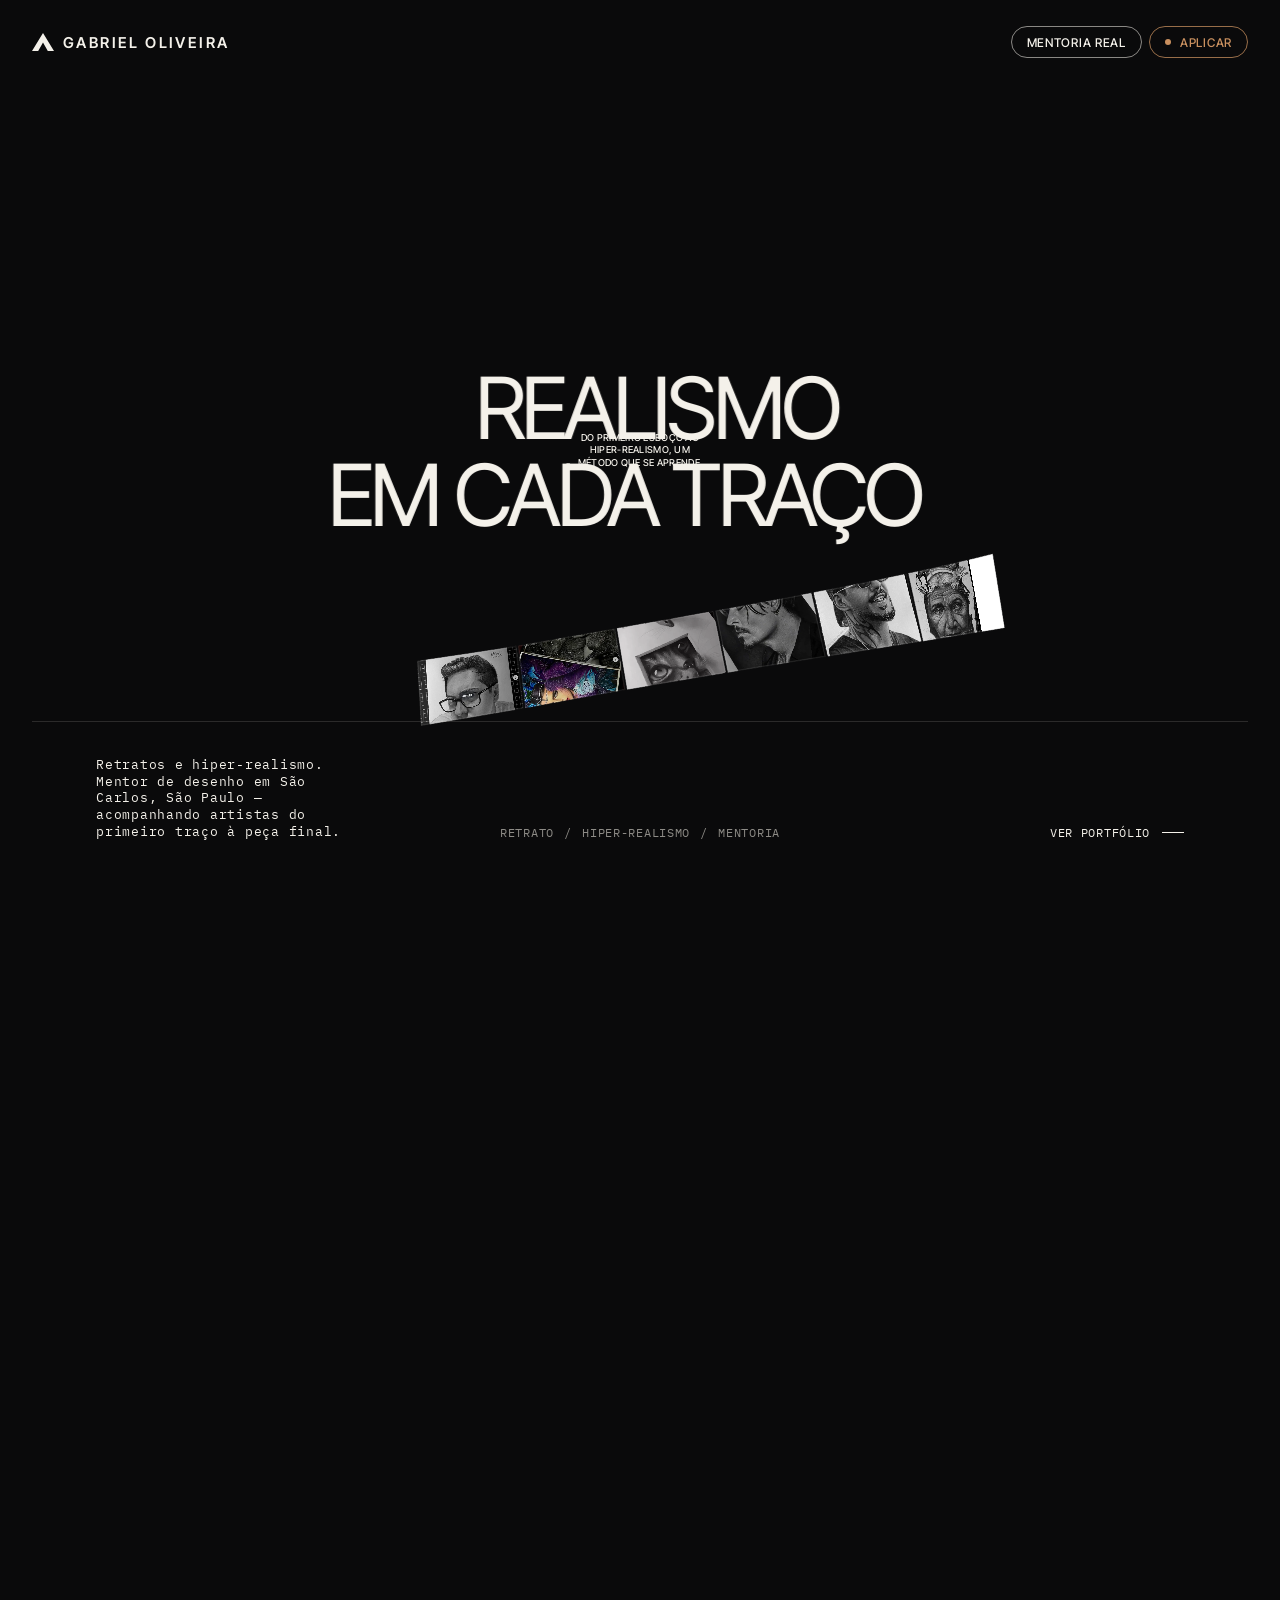
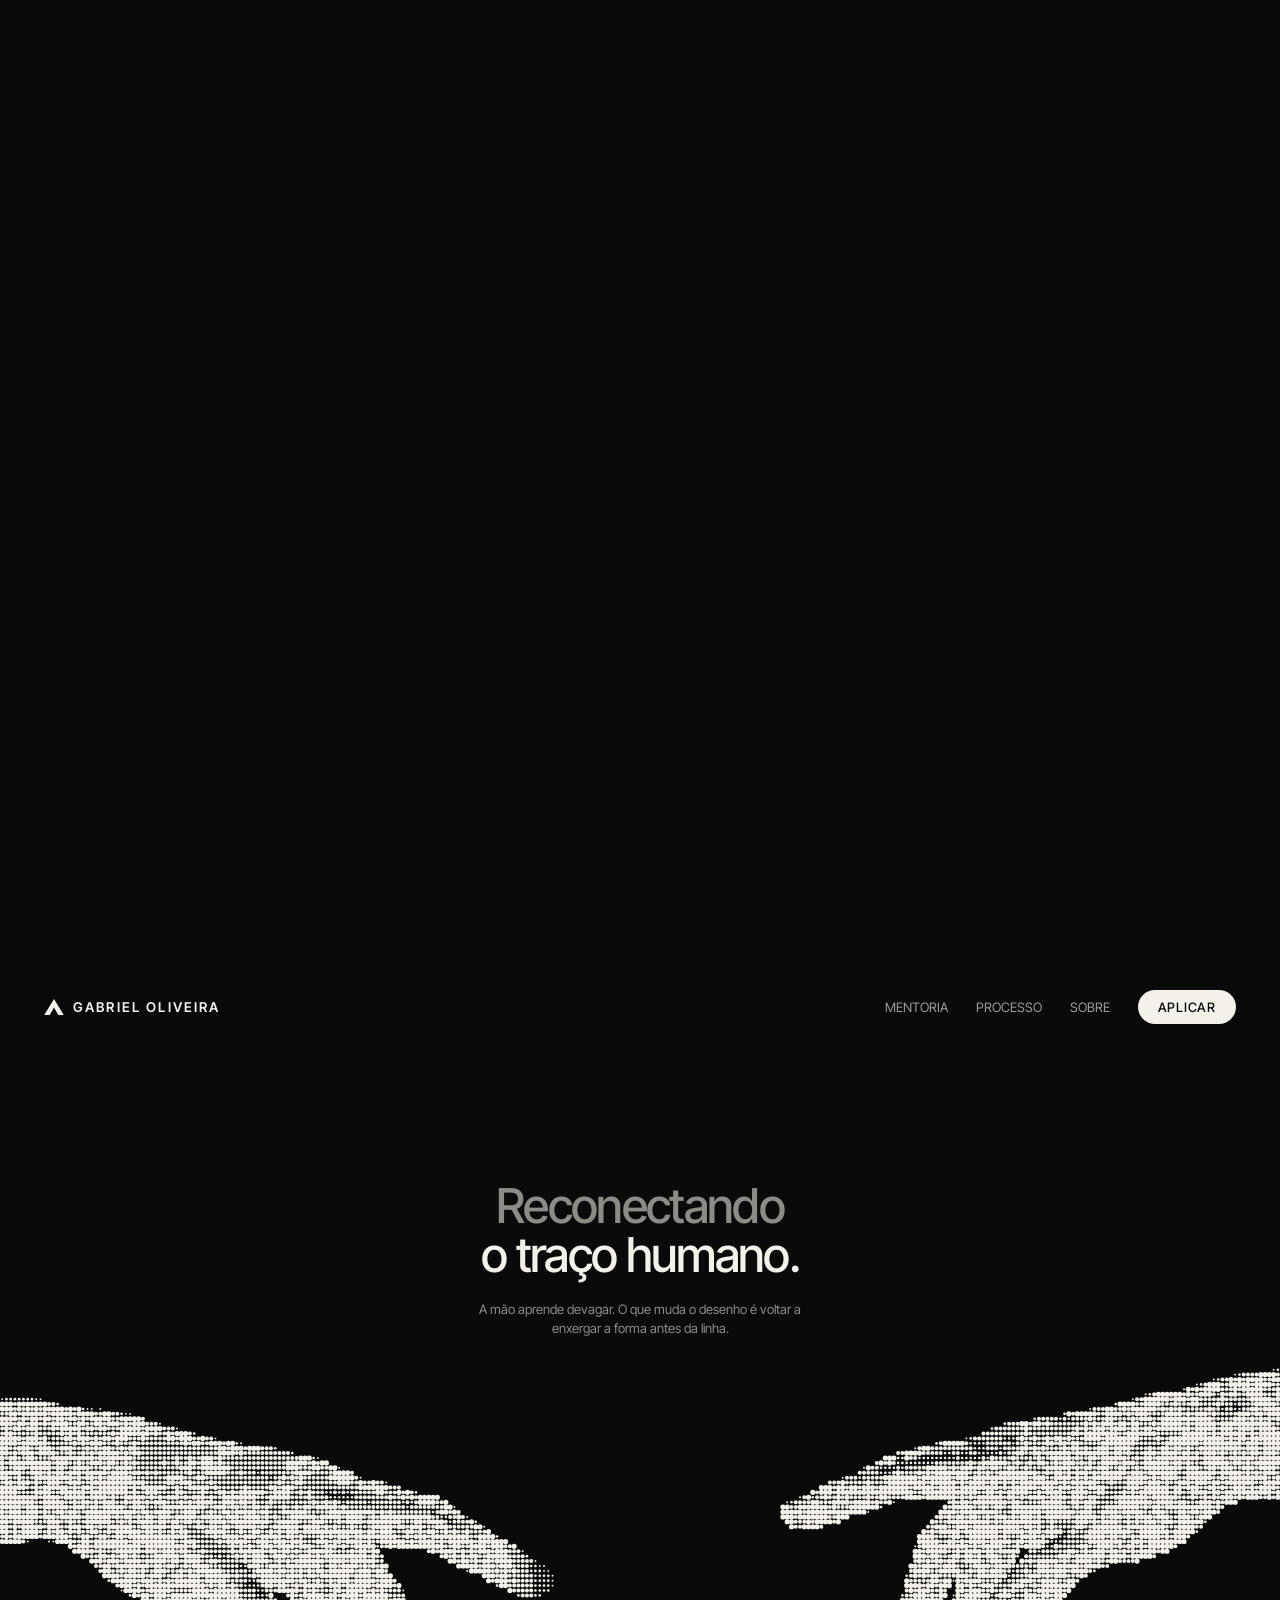
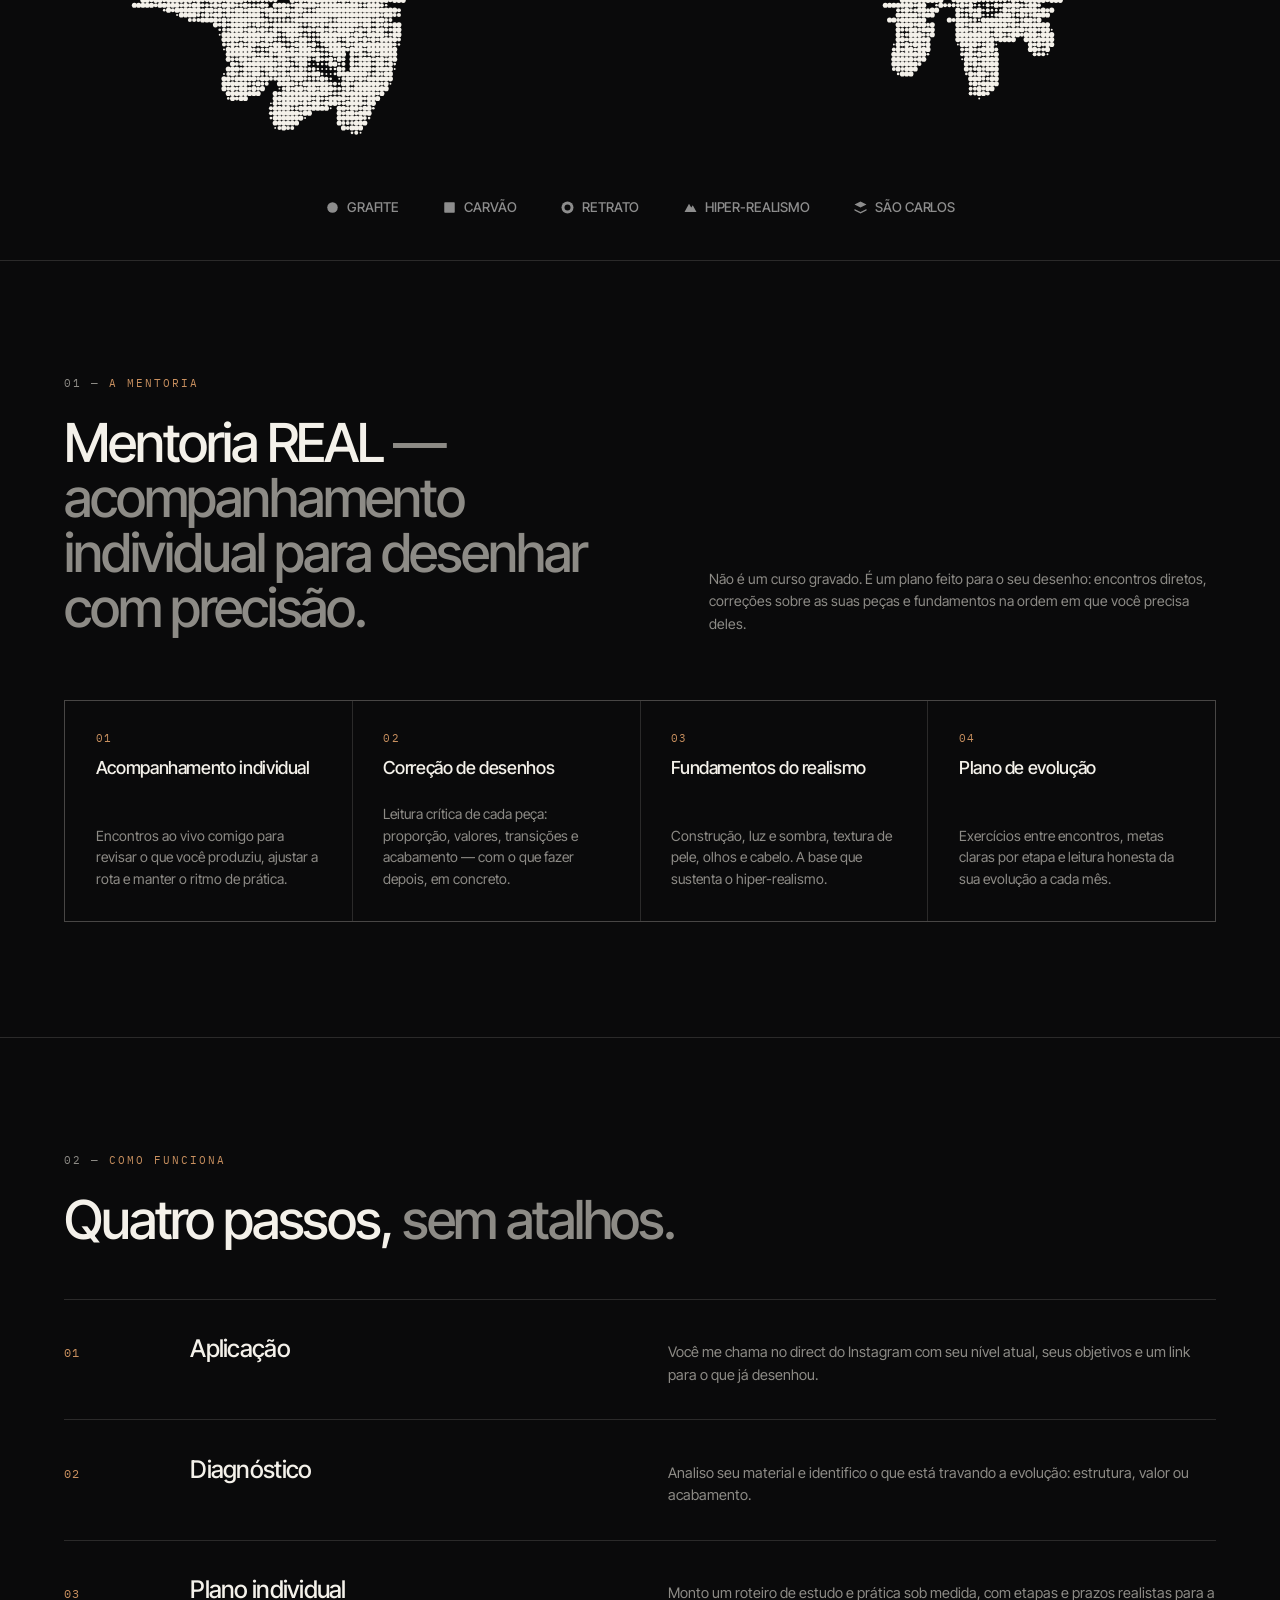
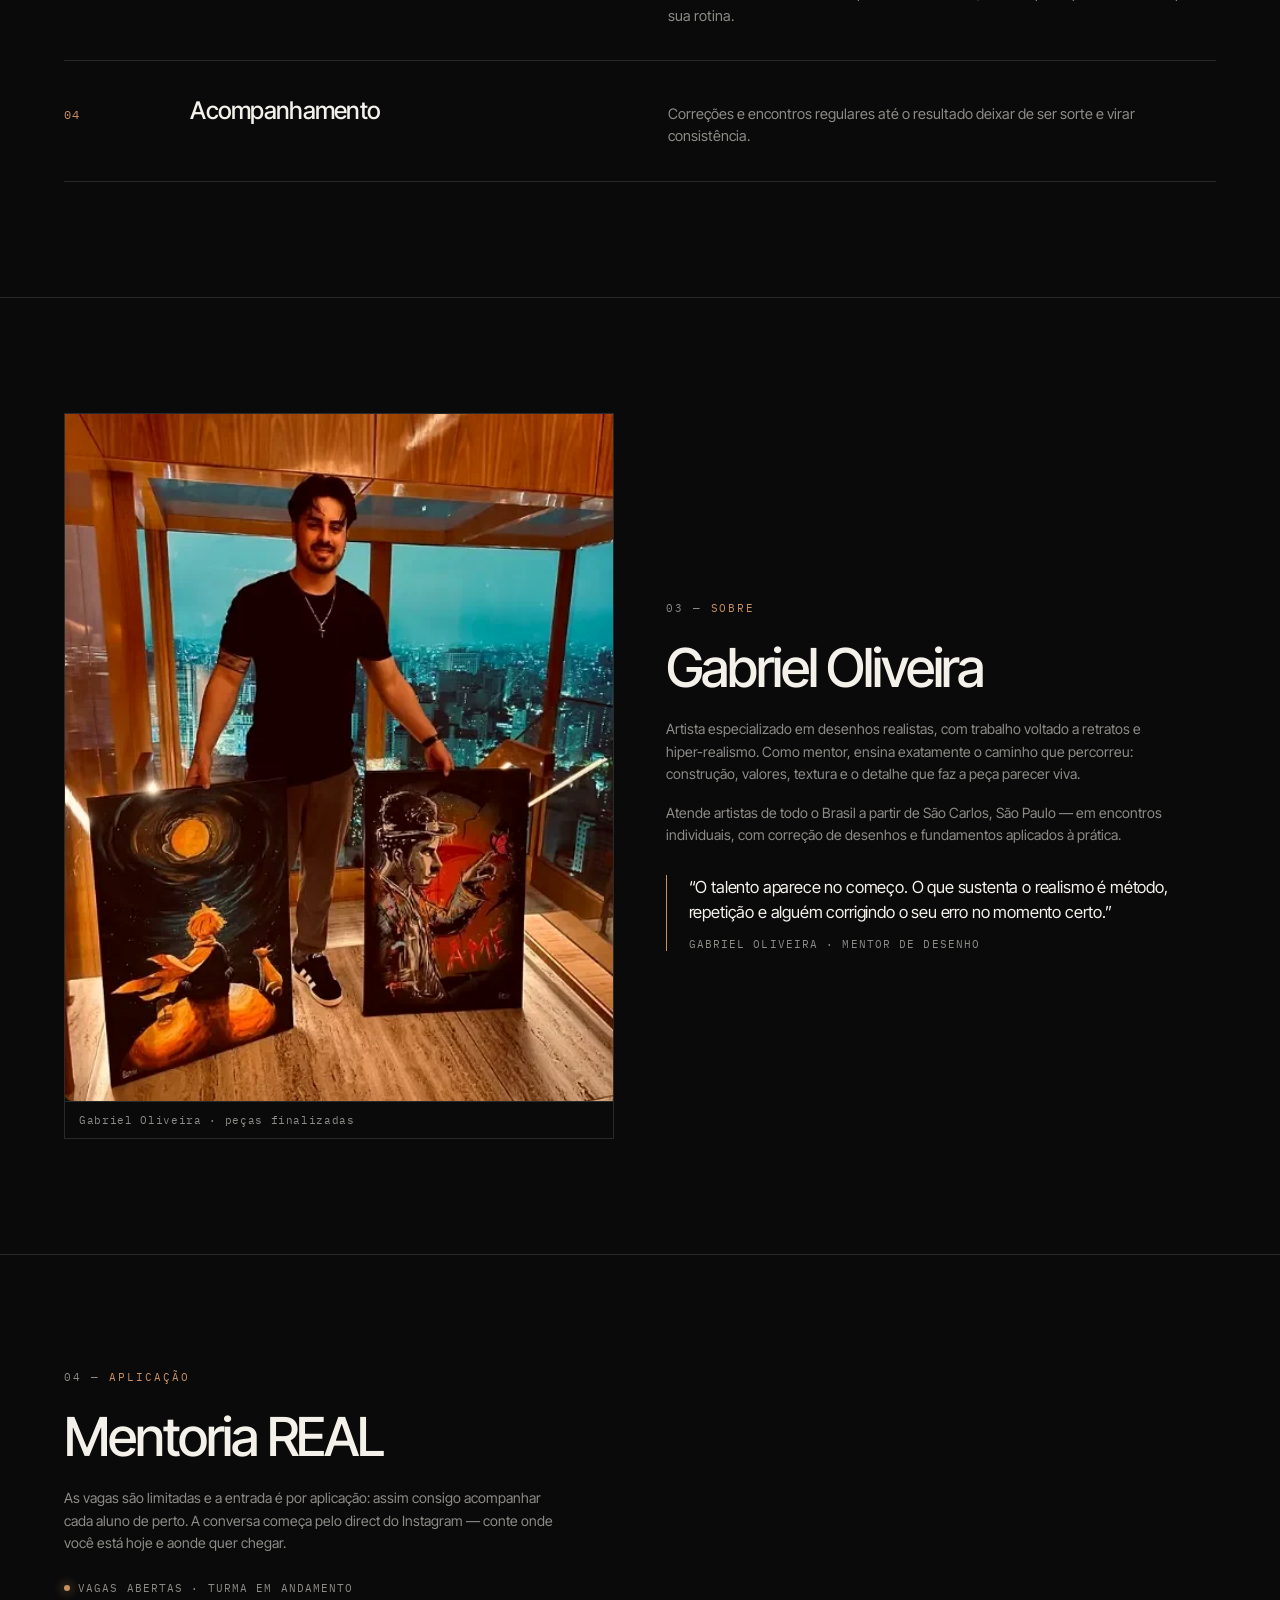
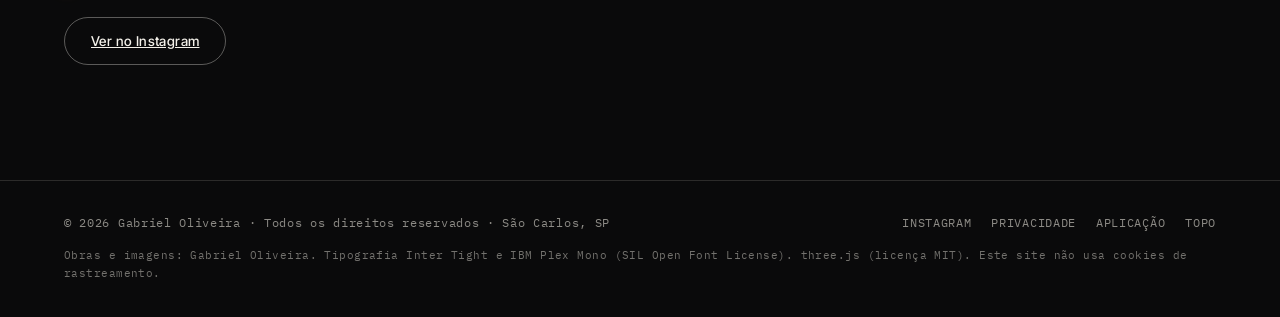
<file: index.html>
<!doctype html>
<html lang="pt-BR">
<head>
<meta charset="utf-8" />
<meta name="viewport" content="width=device-width, initial-scale=1" />
<meta name="color-scheme" content="dark" />
<meta name="theme-color" content="#0a0a0b" />
<title>Gabriel Oliveira — Mentor de Desenho</title>
<meta name="description" content="Retratos e hiper-realismo. Portfólio de Gabriel Oliveira e a Mentoria REAL: acompanhamento individual para artistas que querem desenhar com precisão." />
<meta name="author" content="Gabriel Oliveira" />
<meta name="robots" content="index, follow" />
<meta property="og:type" content="website" />
<meta property="og:site_name" content="Gabriel Oliveira — Mentor de Desenho" />
<meta property="og:locale" content="pt_BR" />
<meta property="og:title" content="Gabriel Oliveira — Retratos, hiper-realismo e Mentoria REAL" />
<meta property="og:description" content="Portfólio de retratos e hiper-realismo e a Mentoria REAL: acompanhamento individual para artistas que querem desenhar com precisão." />
<meta property="og:image" content="art/real-01-flores.webp" />
<meta property="og:image:alt" content="Retrato a grafite de mulher com flores no cabelo, por Gabriel Oliveira" />
<meta name="twitter:card" content="summary_large_image" />
<meta name="twitter:title" content="Gabriel Oliveira — Retratos, hiper-realismo e Mentoria REAL" />
<meta name="twitter:description" content="Portfólio de retratos e hiper-realismo e a Mentoria REAL, em São Carlos, SP." />
<meta name="twitter:image" content="art/real-01-flores.webp" />
<link rel="stylesheet" href="fonts.css" />
<link rel="preload" href="fonts/inter-tight-400-normal.woff2" as="font" type="font/woff2" crossorigin />
<link rel="icon" href="data:image/svg+xml,%3Csvg xmlns='http://www.w3.org/2000/svg' viewBox='0 0 22 18'%3E%3Cpath fill='%23f4f1ea' d='M11 0l11 18h-6.2L11 9.6 6.2 18H0z'/%3E%3C/svg%3E" />
<style>
:root{--bg:#0a0a0b;--ink:#f4f1ea;--mid:#8d8b86;--line:rgba(244,241,234,.14);--acc:#c9905f}
*{box-sizing:border-box;margin:0;padding:0}
html{background:var(--bg);scroll-behavior:smooth}
body{font-family:'Inter Tight',system-ui,sans-serif;color:var(--ink);background:var(--bg);-webkit-font-smoothing:antialiased;overflow-x:hidden}
#track{height:640vh}
.stage{position:sticky;top:0;height:100vh;height:100svh;overflow:hidden;background:var(--bg)}
.hl{position:absolute;left:0;right:0;font-weight:400;font-size:clamp(40px,6.7vw,130px);line-height:1;letter-spacing:-.055em;white-space:nowrap;text-align:center;will-change:transform}
#l1{top:calc(50% - .98em)}
#l2{top:calc(50% + .03em)}
#l1 span,#l2 span{display:inline-block}
#l1 span{margin-right:15vw}
#l2 span{margin-left:15vw}
#cap{position:absolute;left:50%;top:50%;transform:translate(-50%,-50%);width:15em;text-align:center;font-size:clamp(9px,.74vw,13px);font-weight:500;line-height:1.3;letter-spacing:.03em;text-transform:uppercase;color:var(--ink)}
#gl{position:absolute;inset:0;width:100%;height:100%;display:block}
.top{position:absolute;left:32px;right:32px;top:26px;display:flex;align-items:center;justify-content:space-between;pointer-events:none}
.top{justify-content:flex-start}.acts{margin-left:auto}
#glow{position:absolute;left:0;right:0;top:0;height:42%;background:linear-gradient(rgba(244,241,234,.1),rgba(244,241,234,0))}
#cross{position:absolute;left:32px;right:32px;top:37.5%;height:1px;background:var(--line)}
#cross i{position:absolute;left:50%;top:-.62em;margin-left:-.3em;font:400 13px 'IBM Plex Mono',monospace;color:var(--mid);background:var(--bg);padding:0 .3em;line-height:1.2}
.logo{display:flex;align-items:center;gap:9px;font-size:15px;font-weight:600;letter-spacing:.16em}
.logo svg{width:22px;height:18px;fill:var(--ink)}
.acts{display:flex;align-items:center;gap:7px;pointer-events:auto}
.acts a{display:flex;align-items:center;gap:9px;height:32px;padding:0 15px;border:1px solid rgba(244,241,234,.55);border-radius:99px;color:var(--ink);text-decoration:none;font-size:12px;font-weight:500;letter-spacing:.06em;transition:background .2s,color .2s,border-color .2s}
.acts a:hover{background:var(--ink);color:var(--bg)}
.acts a.pri{border-color:rgba(201,144,95,.75);color:var(--acc)}
.acts a.pri:hover{background:var(--acc);border-color:var(--acc);color:#0a0a0b}
.acts a i{width:6px;height:6px;border-radius:50%;background:currentColor}
.acts a b{display:block;width:13px;height:7px;border-top:1px solid currentColor;border-bottom:1px solid currentColor}
#hint{position:absolute;left:50%;top:33px;transform:translateX(-50%);font:400 11.5px 'IBM Plex Mono',monospace;letter-spacing:.06em;color:var(--ink);padding-bottom:6px;border-bottom:1px solid var(--line);text-decoration:none}
.bot{position:absolute;left:32px;right:32px;bottom:26px;display:grid;grid-template-columns:1fr auto 1fr;align-items:end;font-size:12.5px;line-height:1.35;pointer-events:none}
.bot p{color:var(--ink);max-width:21em}
.bot .mid{font:400 11.5px 'IBM Plex Mono',monospace;letter-spacing:.06em}
.bot .mid s{text-decoration:none;color:var(--mid);margin:0 .9em}
.bot .r{justify-self:end;display:flex;gap:12px;align-items:center;font:400 11.5px 'IBM Plex Mono',monospace;letter-spacing:.06em}
.bot .r:after{content:"";width:22px;height:1px;background:var(--ink)}
#rule{position:absolute;left:3.5vw;right:3.5vw;top:50%;height:1px;background:var(--line);transform-origin:left;transform:scaleX(0)}
#name{position:absolute;left:0;top:0;padding:6px 11px;background:var(--ink);color:var(--bg);border-radius:99px;font-size:11.5px;font-weight:600;letter-spacing:.04em;pointer-events:none;opacity:0;transition:opacity .16s;white-space:nowrap}
@media (max-width:760px){
  .top{left:18px;right:18px;top:18px}.bot{left:18px;right:18px;bottom:18px;grid-template-columns:1fr auto}.bot .mid{display:none}
  #hint{display:none}.bot p{max-width:17em;font-size:11px}
  #cap{top:17%;width:20em;font-size:10px}
  .logo{font-size:12.5px;letter-spacing:.1em;gap:7px}
  .logo svg{width:18px;height:15px}
  .acts a{padding:0 12px;font-size:11px;letter-spacing:.04em}
}

/* ---------- área 2: mãos em dot-matrix ---------- */
#maos{position:relative;height:100vh;height:100svh;min-height:660px;overflow:hidden;background:#0a0a0b;color:#f4f1ea}
#dots{position:absolute;inset:0;display:block;width:100%;height:100%}
#maos .m-top{position:absolute;left:0;right:0;top:0;z-index:3;display:flex;align-items:center;gap:clamp(14px,2.4vw,30px);padding:30px clamp(18px,4vw,44px) 0}
#maos .m-brand{display:flex;align-items:center;gap:9px;margin-right:auto;color:#f4f1ea;text-decoration:none;font-size:13.5px;font-weight:600;letter-spacing:.16em}
#maos .m-brand svg{width:20px;height:16px;fill:#f4f1ea}
#maos .m-nav{display:flex;align-items:center;gap:clamp(14px,2.2vw,28px);font-size:13px}
#maos .m-nav a{color:#9d9b95;text-decoration:none;transition:color .2s}
#maos .m-nav a:hover{color:#fff}
#maos .m-nav a.m-pill{background:#f4f1ea;color:#0a0a0b;padding:9px 20px;border-radius:999px;font-weight:500;letter-spacing:.06em;transition:transform .25s,background .2s}
#maos .m-nav a.m-pill:hover{transform:translateY(-1px);background:#fff;color:#0a0a0b}
#maos .m-copy{position:absolute;left:50%;top:24.5%;transform:translateX(-50%);z-index:3;width:min(92vw,720px);text-align:center}
#maos .m-copy h2{font-weight:500;font-size:clamp(38px,3.75vw,68px);line-height:1.04;letter-spacing:-.035em;max-width:none;color:#f4f1ea}
#maos .m-copy h2 span{display:block}
#maos .m-copy h2 .g{color:#8d8b86}
#maos .m-copy h2 .k{color:#f4f1ea}
#maos .m-sub{margin:20px auto 0;max-width:360px;color:#8d8b86;font-size:clamp(13px,1.02vw,15.5px);line-height:1.45}
#maos .m-foot{position:absolute;left:0;right:0;bottom:clamp(24px,5vh,52px);z-index:3;display:flex;flex-wrap:wrap;justify-content:center;gap:12px clamp(20px,3.4vw,46px);padding:0 16px;color:#8d8d8d;font-size:clamp(12px,1.05vw,15px);font-weight:500;letter-spacing:-.01em}
#maos .m-foot span{display:flex;align-items:center;gap:7px}
#maos .m-foot svg{width:15px;height:15px;fill:currentColor}
@media (max-width:760px){
  #maos .m-top{padding:20px 18px 0}
  #maos .m-nav{gap:0}
  #maos .m-nav a:not(.m-pill){display:none}
  #maos .m-copy{top:19%}
  #maos .m-foot{bottom:20px;gap:10px 18px;font-size:11.5px}
}

/* ---------- sections ---------- */
.js .reveal{opacity:0;transform:translateY(18px);transition:opacity .7s cubic-bezier(.2,.7,.2,1),transform .7s cubic-bezier(.2,.7,.2,1)}
.js .reveal.in{opacity:1;transform:none}
.sec{position:relative;padding:clamp(72px,9vw,132px) clamp(20px,5vw,72px);border-top:1px solid var(--line);max-width:1560px;margin:0 auto}
.label{display:block;font:400 11px 'IBM Plex Mono',monospace;letter-spacing:.18em;color:var(--mid);text-transform:uppercase;margin-bottom:26px}
.label em{font-style:normal;color:var(--acc)}
h2{font-weight:500;font-size:clamp(30px,4.2vw,58px);line-height:1.02;letter-spacing:-.04em;max-width:22em}
h2 span{color:var(--mid)}
.lead{color:var(--mid);font-size:clamp(14px,1.1vw,16.5px);line-height:1.6;max-width:36em}
.sec-top{display:grid;grid-template-columns:minmax(0,1fr) minmax(0,1fr);gap:clamp(24px,4vw,64px);align-items:end;margin-bottom:clamp(36px,5vw,64px)}
.sec-top .lead{justify-self:end}
@media (max-width:900px){.sec-top{grid-template-columns:1fr;align-items:start}.sec-top .lead{justify-self:start}}

.cards{display:grid;grid-template-columns:repeat(auto-fit,minmax(240px,1fr));gap:1px;background:var(--line);border:1px solid var(--line)}
.card{background:var(--bg);padding:clamp(22px,2.4vw,32px);display:flex;flex-direction:column;gap:12px;min-height:220px;transition:background .25s}
.card:hover{background:#101011}
.card .n{font:400 11px 'IBM Plex Mono',monospace;color:var(--acc);letter-spacing:.1em}
.card h3{font-size:clamp(17px,1.4vw,20px);font-weight:500;letter-spacing:-.02em}
.card p{color:var(--mid);font-size:14px;line-height:1.55;margin-top:auto}

.steps{display:grid;gap:0;border-top:1px solid var(--line)}
.step{display:grid;grid-template-columns:88px minmax(0,1fr) minmax(0,1.25fr);gap:clamp(16px,3vw,48px);padding:clamp(22px,2.6vw,34px) 0;border-bottom:1px solid var(--line);align-items:baseline}
.step b{font:400 11.5px 'IBM Plex Mono',monospace;color:var(--acc);letter-spacing:.12em}
.step h3{font-size:clamp(18px,1.9vw,26px);font-weight:500;letter-spacing:-.03em}
.step p{color:var(--mid);font-size:14.5px;line-height:1.55;max-width:40em}
@media (max-width:760px){.step{grid-template-columns:44px 1fr}.step p{grid-column:2}}

.split{display:grid;grid-template-columns:minmax(0,1fr) minmax(0,1fr);gap:clamp(28px,4vw,72px);align-items:center}
.split .txt p+p{margin-top:18px}
.split figure{position:relative;overflow:hidden;border:1px solid var(--line)}
.split figure img{display:block;width:100%;height:auto;filter:contrast(1.03)}
.split figcaption{font:400 11px 'IBM Plex Mono',monospace;color:var(--mid);letter-spacing:.06em;padding:11px 14px;border-top:1px solid var(--line)}
.quote{border-left:1px solid var(--acc);padding-left:22px;margin-top:28px;font-size:clamp(15px,1.3vw,18px);line-height:1.5;letter-spacing:-.01em}
.quote small{display:block;margin-top:12px;font:400 11px 'IBM Plex Mono',monospace;letter-spacing:.1em;color:var(--mid)}
@media (max-width:860px){.split{grid-template-columns:1fr}}

.apply{display:block;max-width:46em}
form{display:grid;gap:18px}
.field{display:grid;gap:8px}
.field label{font:400 11px 'IBM Plex Mono',monospace;letter-spacing:.12em;color:var(--mid);text-transform:uppercase}
.field input,.field select,.field textarea{width:100%;background:transparent;border:0;border-bottom:1px solid var(--line);color:var(--ink);font:400 15px 'Inter Tight',sans-serif;padding:10px 0 12px;outline:none;transition:border-color .2s;border-radius:0;appearance:none}
.field textarea{resize:vertical;min-height:86px;line-height:1.5}
.field input:focus,.field select:focus,.field textarea:focus{border-color:var(--ink)}
.field select option{background:#121213;color:var(--ink)}
.row2{display:grid;grid-template-columns:1fr 1fr;gap:18px}
@media (max-width:560px){.row2{grid-template-columns:1fr}}
.btn{display:inline-flex;align-items:center;justify-content:center;gap:10px;height:48px;padding:0 26px;border:1px solid var(--acc);background:var(--acc);color:#0a0a0b;border-radius:99px;font:500 13.5px 'Inter Tight',sans-serif;letter-spacing:.03em;cursor:pointer;transition:transform .2s,background .2s}
.btn:hover{transform:translateY(-1px);background:#dcab7f;border-color:#dcab7f}
.btn.ghost{background:transparent;color:var(--ink);border-color:rgba(244,241,234,.35)}
.btn.ghost:hover{background:rgba(244,241,234,.08);border-color:var(--ink)}
.form-note{font:400 11.5px 'IBM Plex Mono',monospace;color:var(--mid);letter-spacing:.03em;line-height:1.6}
#status{font-size:13px;color:var(--acc);min-height:1.2em}
.badge{display:inline-flex;align-items:center;gap:8px;font:400 11px 'IBM Plex Mono',monospace;letter-spacing:.1em;color:var(--mid);text-transform:uppercase}
.badge i{width:6px;height:6px;border-radius:50%;background:var(--acc);box-shadow:0 0 12px var(--acc)}
.contact-line{display:flex;flex-wrap:wrap;gap:10px;margin-top:6px}

footer{border-top:1px solid var(--line);padding:34px clamp(20px,5vw,72px);display:flex;flex-wrap:wrap;gap:16px;align-items:center;justify-content:space-between;font:400 11.5px 'IBM Plex Mono',monospace;letter-spacing:.06em;color:var(--mid)}
footer a{color:var(--mid);text-decoration:none;transition:color .2s}
footer a:hover{color:var(--ink)}
footer .fs{display:flex;flex-wrap:wrap;gap:20px}
footer .credits{flex-basis:100%;font:400 11px 'IBM Plex Mono',monospace;letter-spacing:.04em;line-height:1.7;opacity:.8}
.bot .r{pointer-events:auto;text-decoration:none;color:var(--ink)}
@media (prefers-reduced-motion:reduce){html{scroll-behavior:auto}.hl{transition:none}}
</style>
</head>
<body>

<div id="track">
  <main class="stage" id="stage">
    <h1 aria-label="Realismo em cada traço">
      <span class="hl" id="l1" aria-hidden="true"><span>REALISMO</span></span>
      <span class="hl" id="l2" aria-hidden="true"><span>EM CADA TRAÇO</span></span>
    </h1>
    <div id="cap">Do primeiro esboço ao hiper-realismo, um método que se aprende.</div>
    <div id="glow"></div>
    <div id="cross"><i>+</i></div>
    <div id="rule"></div>
    <canvas id="gl"></canvas>
    <a id="hint" href="#aplicar">AGENDAR CONVERSA &nbsp;→</a>
    <header class="top">
      <div class="logo"><svg viewBox="0 0 22 18"><path d="M11 0l11 18h-6.200L11 9.600 6.200 18H0z"/></svg>GABRIEL OLIVEIRA</div>
      <nav class="acts">
        <a href="#mentoria">MENTORIA REAL</a>
        <a class="pri" href="#aplicar"><i></i>APLICAR</a>
      </nav>
    </header>
    <footer class="bot">
      <p>Retratos e hiper-realismo. Mentor de desenho em São Carlos, São Paulo — acompanhando artistas do primeiro traço à peça final.</p>
      <div class="mid">RETRATO<s>/</s>HIPER-REALISMO<s>/</s>MENTORIA</div>
      <a class="r" href="#track">VER PORTFÓLIO</a>
    </footer>
    <div id="name"></div>
  </main>
</div>

<section id="maos" aria-labelledby="maos-h">
  <canvas id="dots" aria-hidden="true"></canvas>
  <header class="m-top">
    <a class="m-brand" href="#track"><svg viewBox="0 0 22 18" aria-hidden="true"><path d="M11 0l11 18h-6.2L11 9.6 6.2 18H0z"/></svg>GABRIEL OLIVEIRA</a>
    <nav class="m-nav" aria-label="Seções">
      <a href="#mentoria">MENTORIA</a>
      <a href="#processo">PROCESSO</a>
      <a href="#sobre">SOBRE</a>
      <a class="m-pill" href="#aplicar">APLICAR</a>
    </nav>
  </header>
  <div class="m-copy">
    <h2 id="maos-h"><span class="g">Reconectando</span><span class="k">o traço humano.</span></h2>
    <p class="m-sub">A mão aprende devagar. O que muda o desenho é voltar a enxergar a forma antes da linha.</p>
  </div>
  <div class="m-foot">
    <span><svg viewBox="0 0 20 20" aria-hidden="true"><circle cx="10" cy="10" r="7"/></svg>GRAFITE</span>
    <span><svg viewBox="0 0 20 20" aria-hidden="true"><rect x="3" y="3" width="14" height="14" rx="1"/></svg>CARVÃO</span>
    <span><svg viewBox="0 0 20 20" aria-hidden="true"><circle cx="10" cy="10" r="8"/><circle cx="10" cy="10" r="4" fill="#0a0a0b"/></svg>RETRATO</span>
    <span><svg viewBox="0 0 20 20" aria-hidden="true"><path d="M2 16L8 5l3 5 2-3 5 9z"/></svg>HIPER-REALISMO</span>
    <span><svg viewBox="0 0 20 20" aria-hidden="true"><path d="M10 2l8 4-8 4-8-4zM2 12l8 4 8-4v2l-8 4-8-4z"/></svg>SÃO CARLOS</span>
  </div>
</section>

<section class="sec" id="mentoria">
  <div class="sec-top">
    <div class="reveal">
      <span class="label">01 — <em>A MENTORIA</em></span>
      <h2>Mentoria REAL <span>— acompanhamento individual para desenhar com precisão.</span></h2>
    </div>
    <p class="lead reveal">Não é um curso gravado. É um plano feito para o seu desenho: encontros diretos, correções sobre as suas peças e fundamentos na ordem em que você precisa deles.</p>
  </div>
  <div class="cards reveal">
    <article class="card"><span class="n">01</span><h3>Acompanhamento individual</h3><p>Encontros ao vivo comigo para revisar o que você produziu, ajustar a rota e manter o ritmo de prática.</p></article>
    <article class="card"><span class="n">02</span><h3>Correção de desenhos</h3><p>Leitura crítica de cada peça: proporção, valores, transições e acabamento — com o que fazer depois, em concreto.</p></article>
    <article class="card"><span class="n">03</span><h3>Fundamentos do realismo</h3><p>Construção, luz e sombra, textura de pele, olhos e cabelo. A base que sustenta o hiper-realismo.</p></article>
    <article class="card"><span class="n">04</span><h3>Plano de evolução</h3><p>Exercícios entre encontros, metas claras por etapa e leitura honesta da sua evolução a cada mês.</p></article>
  </div>
</section>

<section class="sec" id="processo">
  <div class="reveal" style="margin-bottom:clamp(32px,4vw,56px)">
    <span class="label">02 — <em>COMO FUNCIONA</em></span>
    <h2>Quatro passos, <span>sem atalhos.</span></h2>
  </div>
  <div class="steps reveal">
    <div class="step"><b>01</b><h3>Aplicação</h3><p>Você me chama no direct do Instagram com seu nível atual, seus objetivos e um link para o que já desenhou.</p></div>
    <div class="step"><b>02</b><h3>Diagnóstico</h3><p>Analiso seu material e identifico o que está travando a evolução: estrutura, valor ou acabamento.</p></div>
    <div class="step"><b>03</b><h3>Plano individual</h3><p>Monto um roteiro de estudo e prática sob medida, com etapas e prazos realistas para a sua rotina.</p></div>
    <div class="step"><b>04</b><h3>Acompanhamento</h3><p>Correções e encontros regulares até o resultado deixar de ser sorte e virar consistência.</p></div>
  </div>
</section>

<section class="sec" id="sobre">
  <div class="split">
    <figure class="reveal">
      <img src="art/real-06-gabriel.webp" width="480" height="601" alt="Gabriel Oliveira segurando duas peças finalizadas, em um terraço com a cidade ao fundo" loading="lazy" />
      <figcaption>Gabriel Oliveira · peças finalizadas</figcaption>
    </figure>
    <div class="txt reveal">
      <span class="label">03 — <em>SOBRE</em></span>
      <h2>Gabriel Oliveira</h2>
      <p class="lead" style="margin-top:22px">Artista especializado em desenhos realistas, com trabalho voltado a retratos e hiper-realismo. Como mentor, ensina exatamente o caminho que percorreu: construção, valores, textura e o detalhe que faz a peça parecer viva.</p>
      <p class="lead" style="margin-top:16px">Atende artistas de todo o Brasil a partir de São Carlos, São Paulo — em encontros individuais, com correção de desenhos e fundamentos aplicados à prática.</p>
      <div class="quote">“O talento aparece no começo. O que sustenta o realismo é método, repetição e alguém corrigindo o seu erro no momento certo.”<small>GABRIEL OLIVEIRA · MENTOR DE DESENHO</small></div>
    </div>
  </div>
</section>

<section class="sec" id="aplicar">
  <div class="apply">
    <div class="reveal">
      <span class="label">04 — <em>APLICAÇÃO</em></span>
      <h2>Mentoria REAL</h2>
      <p class="lead" style="margin-top:22px">As vagas são limitadas e a entrada é por aplicação: assim consigo acompanhar cada aluno de perto. A conversa começa pelo direct do Instagram — conte onde você está hoje e aonde quer chegar.</p>
      <div style="margin-top:26px" class="badge"><i></i>Vagas abertas · turma em andamento</div>
      <div class="contact-line" style="margin-top:22px">
        <a class="btn ghost" href="https://www.instagram.com/artgabrieloliveira/" target="_blank" rel="noopener">Ver no Instagram</a>
      </div>
    </div>
  </div>
</section>

<footer>
  <span>© 2026 Gabriel Oliveira · Todos os direitos reservados · São Carlos, SP</span>
  <div class="fs">
    <a href="https://www.instagram.com/artgabrieloliveira/" target="_blank" rel="noopener noreferrer">INSTAGRAM</a>
    <a href="privacidade.html">PRIVACIDADE</a>
    <a href="#aplicar">APLICAÇÃO</a>
    <a href="#track">TOPO</a>
  </div>
  <p class="credits">Obras e imagens: Gabriel Oliveira. Tipografia Inter Tight e IBM Plex Mono (SIL Open Font License). three.js (licença MIT). Este site não usa cookies de rastreamento.</p>
</footer>

<script type="importmap">
{ "imports": { "three": "./vendor/three.module.min.js" } }
</script>

<script type="module">
import * as THREE from 'three';

const WORK = [
  ['Flores no cabelo', 'art/real-01-flores.webp'],
  ['Boné e óculos', 'art/real-03-bone.webp'],
  ['Perfil — correntes', 'art/real-04-perfil.webp'],
  ['Ilusão — rato e gato', 'art/real-05-ilusao.webp'],
  ['Penas em cor', 'art/real-07-penas.webp'],
  ['Retrato — óculos', 'art/real-08-oculos.webp'],
];
const $ = id => document.getElementById(id);
const clamp = (x, a = 0, b = 1) => Math.min(b, Math.max(a, x));
const mix = (a, b, t) => a + (b - a) * t;
const ease = t => t * t * (3 - 2 * t);
const out = t => 1 - (1 - t) ** 3;
const span = (p, a, b) => clamp((p - a) / (b - a));

/* ---------- renderer ---------- */
const canvas = $('gl');
const renderer = new THREE.WebGLRenderer({canvas, antialias:true, alpha:true});
renderer.setClearColor(0, 0);
renderer.outputColorSpace = THREE.LinearSRGBColorSpace;
const scene = new THREE.Scene();
const FOV = 35, camera = new THREE.PerspectiveCamera(FOV, 1, .1, 100);

/* ---------- ribbon path ---------- */
let path, PATH_L = 1;
const SAMPLES = 1200, pathP = [], pathT = [];
const PH0 = -1.5, PH1 = Math.PI * 2 + 1.35;
function buildPath() {
  const pts = [];
  for (let i = 0; i <= 160; i++) {
    const t = i / 160, ph = mix(PH0, PH1, t), cs = Math.cos(ph), u = 2 * t - 1;
    const depth = cs > 0 ? 7.6 + 16.4 * cs ** .9 : 7.6 + 2.2 * cs;
    const edge = .84 + .5 * span(.14 - t, 0, .14) + .8 * span(t, .84, 1);
    pts.push(new THREE.Vector3(edge * Math.sin(ph) * depth * .561, .5 * Math.sign(u) * Math.abs(u) ** 1.4 * depth * .63, -depth));
  }
  path = new THREE.CatmullRomCurve3(pts, false, 'centripetal');
  path.arcLengthDivisions = 1500;
  PATH_L = path.getLength(); pathP.length = pathT.length = 0;
  for (let i = 0; i <= SAMPLES; i++) { const u = i / SAMPLES; pathP.push(path.getPointAt(u)); pathT.push(path.getTangentAt(u)); }
}
const at = (s, op, ot) => {
  const f = clamp(s / PATH_L) * SAMPLES, i = Math.min(SAMPLES - 1, Math.floor(f)), k = f - i;
  op.lerpVectors(pathP[i], pathP[i + 1], k); ot.lerpVectors(pathT[i], pathT[i + 1], k).normalize();
};

/* ---------- cards ---------- */
const CARD_W = 2.1, CARD_H = 1.32, GAP = .03, STEP = CARD_W + GAP, NX = 28, NY = 3;
const vs = `varying vec2 vUv;void main(){vUv=uv;gl_Position=projectionMatrix*modelViewMatrix*vec4(position,1.);}`;
const fs = `uniform sampler2D map;uniform vec2 cover;uniform float aspect,ready,radius;varying vec2 vUv;
void main(){
  vec2 q=(abs(vUv-.5)-.5)*vec2(aspect,1.)+radius;
  float d=length(max(q,0.))+min(max(q.x,q.y),0.)-radius;
  float px=fwidth(d),a=1.-smoothstep(-px,px,d);
  if(a<.01)discard;
  vec2 uv=vUv;if(!gl_FrontFacing)uv.x=1.-uv.x;
  vec3 c=mix(vec3(.075),texture2D(map,(uv-.5)*cover+.5).rgb,ready);
  float edge=smoothstep(-.012-px,-.012,d);
  gl_FragColor=vec4(mix(c,vec3(1.),edge*.1),a);
}`;
const loader = new THREE.TextureLoader();
loader.setCrossOrigin('anonymous');
const cards = WORK.map(([title, src], i) => {
  const tex = loader.load(src, () => {
    const img = tex.image, va = img.width / img.height, ca = CARD_W / CARD_H;
    mat.uniforms.cover.value.set(va > ca ? ca / va : 1, va > ca ? 1 : va / ca);
    mat.uniforms.ready.value = 1;
  });
  tex.colorSpace = THREE.NoColorSpace; tex.minFilter = THREE.LinearFilter; tex.magFilter = THREE.LinearFilter; tex.generateMipmaps = false;
  const geo = new THREE.PlaneGeometry(1, 1, NX, NY);
  const mat = new THREE.ShaderMaterial({vertexShader:vs, fragmentShader:fs, transparent:true, side:THREE.DoubleSide,
    uniforms:{map:{value:tex}, cover:{value:new THREE.Vector2(1, 1)}, aspect:{value:CARD_W / CARD_H}, ready:{value:0}, radius:{value:.018}}});
  const mesh = new THREE.Mesh(geo, mat); mesh.frustumCulled = false; scene.add(mesh);
  return {i, title, tex, geo, mat, mesh, rect:null};
});

/* ---------- layout ---------- */
const GZ = 8;
let W = 1, H = 1, asp = 1, cols = 3, rows = 2, tanH = .3153, lastP = NaN;
function resize() {
  W = innerWidth; H = innerHeight; asp = W / H;
  renderer.setPixelRatio(Math.min(devicePixelRatio, 2)); renderer.setSize(W, H, false);
  camera.aspect = asp; camera.fov = asp < 16 / 9 ? Math.atan(.561 / asp) * 360 / Math.PI : FOV; camera.updateProjectionMatrix();
  tanH = Math.tan(camera.fov * Math.PI / 360);
  cols = asp < .9 ? 2 : 3; rows = asp < .9 ? 3 : 2;
  lastP = NaN;
}
addEventListener('resize', resize); resize(); buildPath();
function grid(i) {
  const vh = 2 * GZ * tanH, vw = vh * asp, gw = vw * (cols === 3 ? .74 : .88), gap = gw * .017;
  const cw = (gw - gap * (cols - 1)) / cols, ch = cw / (CARD_W / CARD_H), gh = ch * rows + gap * 1.6 * (rows - 1);
  const c = i % cols, r = Math.floor(i / cols);
  return {x:-gw / 2 + cw / 2 + c * (cw + gap), y:gh / 2 - ch / 2 - r * (ch + gap * 1.6), w:cw, h:ch, vw, vh, c, r};
}

/* ---------- scroll ---------- */
let target = 0, p = 0;
const readScroll = () => { const t = $('track'); target = clamp(scrollY / (t.offsetHeight - innerHeight)); };
addEventListener('scroll', readScroll, {passive:true}); readScroll();

/* ---------- pose ---------- */
const op = new THREE.Vector3(), ot = new THREE.Vector3(), up = new THREE.Vector3(), Y = new THREE.Vector3(0, 1, 0), vp = new THREE.Vector3();
function poseRibbon(c, head) {
  const pos = c.geo.attributes.position, centre = head - c.i * STEP;
  for (let iy = 0; iy <= NY; iy++) for (let ix = 0; ix <= NX; ix++) {
    const k = iy * (NX + 1) + ix, lu = ix / NX - .5, lv = .5 - iy / NY;
    at(centre + lu * CARD_W, op, ot);
    up.copy(Y).addScaledVector(ot, -Y.dot(ot)).normalize();
    vp.copy(op).addScaledVector(up, lv * CARD_H);
    pos.setXYZ(k, vp.x, vp.y, vp.z);
  }
  pos.needsUpdate = true;
}
function poseGrid(c, q) {
  const g = grid(c.i), pos = c.geo.attributes.position;
  const dx = (g.c - (cols - 1) / 2) * 1.2, dy = g.r < rows / 2 ? 1 : -1;
  const ox = dx * g.vw * .62 * (1 - q), oy = dy * g.vh * (g.c === 1 ? .95 : .34) * (1 - q), tilt = (1 - q) * .22 * (g.c - 1 || .5) * dy;
  const cs = Math.cos(tilt), sn = Math.sin(tilt);
  for (let iy = 0; iy <= NY; iy++) for (let ix = 0; ix <= NX; ix++) {
    const k = iy * (NX + 1) + ix, x = (ix / NX - .5) * g.w, y = (.5 - iy / NY) * g.h;
    pos.setXYZ(k, g.x + ox + x * cs - y * sn, g.y + oy + x * sn + y * cs, -GZ - (1 - q) * .6 * Math.sin(ix / NX * Math.PI));
  }
  pos.needsUpdate = true;
  c.rect = g;
}

const RIB_A = .14, RIB_B = .63;
function render() {
  const pp = p;
  const rise = 1 - out(span(pp, 0, .12));
  const run = mix(-50, 76, span(pp, 0, .58));
  $('l1').style.transform = `translate3d(${run}vw,${rise * 34}vh,0)`;
  $('l2').style.transform = `translate3d(${-run}vw,${rise * 34}vh,0)`;
  $('cap').style.opacity = 1 - span(pp, .52, .57);
  $('cap').style.transform = `translate(-50%,calc(-50% + ${rise * 34}vh))`;
  const intro = 1 - span(pp, 0, .05);
  for (const id of ['hint', 'cross', 'glow']) $(id).style.opacity = intro;
  $('rule').style.transform = `scaleX(${ease(span(pp, .72, .86))})`;
  const pr = span(pp, RIB_A, RIB_B), head = mix(0, PATH_L + cards.length * STEP, pr);
  for (const c of cards) {
    const s = head - c.i * STEP, end = PATH_L - CARD_W;
    if (s < end) {
      c.mesh.visible = s > CARD_W; c.rect = null;
      if (c.mesh.visible) poseRibbon(c, head);
    } else if (c.i < cols * rows) {
      const st = mix(RIB_A, RIB_B, (end + c.i * STEP) / (PATH_L + cards.length * STEP)), q = out(span(pp, st, st + .13));
      c.mesh.visible = q > .001;
      if (c.mesh.visible) poseGrid(c, q);
    } else { c.mesh.visible = false; c.rect = null; }
  }
  renderer.render(scene, camera);
}

/* ---------- hover ---------- */
const nameEl = $('name');
$('stage').addEventListener('pointermove', e => {
  let hit = null;
  if (p > .86) {
    const nx = e.clientX / W - .5, ny = .5 - e.clientY / H;
    for (const c of cards) {
      const g = c.rect; if (!g) continue;
      const x = nx * g.vw, y = ny * g.vh;
      if (Math.abs(x - g.x) < g.w / 2 && Math.abs(y - g.y) < g.h / 2) hit = c;
    }
  }
  nameEl.style.opacity = hit ? 1 : 0;
  if (hit) { nameEl.textContent = hit.title; nameEl.style.transform = `translate(${e.clientX + 14}px,${e.clientY + 16}px)`; }
});

/* ---------- loop ---------- */
function loop() {
  p += (target - p) * .09;
  if (Math.abs(target - p) < .00005) p = target;
  if (p !== lastP) { render(); lastP = p; }
  requestAnimationFrame(loop);
}
loop();
</script>

<script>
document.documentElement.classList.add('js');

/* reveal on scroll */
const io = new IntersectionObserver(entries => {
  for (const e of entries) if (e.isIntersecting) { e.target.classList.add('in'); io.unobserve(e.target); }
}, {rootMargin: '0px 0px -8% 0px', threshold: .12});
document.querySelectorAll('.reveal').forEach(el => io.observe(el));

</script>
<script>
/* área 2 — mãos em dot-matrix (canvas) */
(function () {
  var sec = document.getElementById('maos'), cv = document.getElementById('dots');
  if (!sec || !cv || !cv.getContext) return;
  var g = cv.getContext('2d');
  var SRC = { LA: [0, .06, .47, .40], RA: [.53, .06, .47, .40], LB: [0, .55, .47, .40], RB: [.53, .55, .47, .40] };
  var LOOP = 20, LEVELS = [0, .26, .52, .78, 1];
  var W = 1, H = 1, DPR = 1, step = 8, rowStep = 16, cols = 1, rows = 1, R = 4, portrait = false, tileAspect = .4813;
  var tiles = null, seeds = null, fA = null, fB = null, dA = null, dB = null;
  var acc = 0, last = 0, visible = false;

  function hash(a, b) { var s = Math.sin(a * 127.1 + b * 311.7) * 43758.5453; return s - Math.floor(s); }
  function cl(v, a, b) { return v < a ? a : (v > b ? b : v); }
  function sm(a, b, x) { var t = cl((x - a) / (b - a), 0, 1); return t * t * (3 - 2 * t); }
  function mixAt(t, on, off, dur) { return sm(on, on + dur, t) * (1 - sm(off, off + dur, t)); }

  function field() {
    var c = document.createElement('canvas');
    c.width = cols; c.height = rows;
    var x = c.getContext('2d', { willReadFrequently: true });
    x.imageSmoothingEnabled = true; x.imageSmoothingQuality = 'high';
    return { c: c, x: x };
  }

  function layout() {
    W = Math.max(1, sec.clientWidth || window.innerWidth);
    H = Math.max(1, sec.clientHeight || window.innerHeight);
    DPR = Math.min(2, window.devicePixelRatio || 1);
    cv.width = Math.round(W * DPR); cv.height = Math.round(H * DPR);
    step = Math.max(4, W / 300); rowStep = step * 1.15;
    cols = Math.ceil(W / step); rows = Math.ceil(H / rowStep); R = step * .6;
    portrait = H > W;
    seeds = new Float32Array(cols * rows);
    for (var j = 0; j < rows; j++) for (var i = 0; i < cols; i++) seeds[j * cols + i] = .55 * hash(i, j) + .45 * hash(j * 3.1, 7.7);
    fA = field(); fB = field();
  }

  function hand(x, a, key, left) {
    var ph = left ? 0 : Math.PI;
    var reach = (.035 * Math.sin(a + ph) + .012 * Math.sin(2 * a + 1.3 + ph)) * W;
    var sc = 1 + .07 * Math.sin(a + .9 + ph);
    var rot = (left ? 1 : -1) * .045 * Math.sin(a + 2.1 + ph);
    var hw = W * (portrait ? .95 : .68), hh = hw * (portrait ? .8 : .52), cy = H * (portrait ? .62 : .63);
    var px = left ? 0 : W;
    var hx = left ? W * .42 - hw * .95 + reach : W * .58 - hw * .05 - reach;
    x.globalCompositeOperation = 'darken';
    x.setTransform(cols / W, 0, 0, rows / H, 0, 0);
    x.translate(px, cy); x.rotate(rot); x.scale(sc, sc); x.translate(-px, -cy);
    x.drawImage(tiles[key], hx, cy - hh / 2, hw, hh);
    x.globalCompositeOperation = 'source-over';
  }

  function pose(f, a, keys) {
    var x = f.x;
    x.setTransform(1, 0, 0, 1, 0, 0);
    x.fillStyle = '#fff'; x.fillRect(0, 0, cols, rows);
    hand(x, a, keys[0], true);
    hand(x, a, keys[1], false);
  }

  function render(t) {
    var a = 2 * Math.PI * t / LOOP;
    pose(fA, a, ['LA', 'RA']);
    pose(fB, a, ['LB', 'RB']);
    dA = fA.x.getImageData(0, 0, cols, rows).data;
    dB = fB.x.getImageData(0, 0, cols, rows).data;
    var tick = Math.floor(t * 7);
    var mL = mixAt(t, 6.2, 14.6, 1.6), mR = mixAt(t, 2.4, 10.4, 1.6);
    var qc = portrait ? .38 : .385, qw = portrait ? .5 : .26;
    g.setTransform(DPR, 0, 0, DPR, 0, 0);
    g.clearRect(0, 0, W, H);
    g.fillStyle = '#f4f1ea';
    for (var j = 0; j < rows; j++) {
      var shift = hash(j, tick) > .965 ? Math.round((hash(tick, j) - .5) * 8) : 0;
      var yy = (j + .5) * rowStep, ey = (yy / H - qc) / .085;
      for (var i = 0; i < cols; i++) {
        var m = i < cols / 2 ? mL : mR;
        var seed = seeds[j * cols + i];
        var ii = cl(i - shift, 0, cols - 1), k = (j * cols + ii) * 4;
        var lum = (seed < m ? dB : dA)[k] / 255;
        var v = cl((1 - lum - .06) / .28, 0, 1);
        if (v <= .001) continue;
        v *= .94 + .06 * Math.sin(t * 3.2 + seed * 40);
        var cx = Math.abs((i + .5) / cols - .5);
        v *= sm(.035, .11, cx);
        var ex = cx / qw;
        v *= sm(.85, 1.25, Math.sqrt(ex * ex + ey * ey));
        if (m > .001 && m < .999) {
          var d = Math.abs(seed - m);
          if (d < .12) { v *= d / .12; if (hash(i + tick, j) <= .4) v *= .3; }
        }
        var lv = 0;
        for (var q = LEVELS.length - 1; q >= 1; q--) if (v >= LEVELS[q] - .1) { lv = LEVELS[q]; break; }
        if (!lv) continue;
        var rad = R * (lv === LEVELS[1] ? .38 : lv);
        g.beginPath(); g.arc((i + .5) * step, yy, rad, 0, 6.2832); g.fill();
      }
    }
  }

  var lastDraw = 0;
  function loop(now) {
    var dt = last ? Math.min(64, now - last) : 16; last = now;
    if (visible) acc += dt / 1000;
    if (visible && tiles && now - lastDraw > 30) { lastDraw = now; render(acc % LOOP); }
    requestAnimationFrame(loop);
  }

  var img = new Image();
  img.crossOrigin = 'anonymous';
  img.onload = function () {
    var iw = img.naturalWidth, ih = img.naturalHeight;
    tiles = {};
    for (var k in SRC) {
      var r = SRC[k], tw = 560, th = Math.round(560 * (r[3] * ih) / (r[2] * iw));
      var c = document.createElement('canvas'); c.width = tw; c.height = th;
      var x = c.getContext('2d'); x.imageSmoothingQuality = 'high';
      x.drawImage(img, r[0] * iw, r[1] * ih, r[2] * iw, r[3] * ih, 0, 0, tw, th);
      tiles[k] = c;
    }
    tileAspect = (.40 * ih) / (.47 * iw);
    layout();
    requestAnimationFrame(loop);
  };
  img.src = 'art/maos.webp';

  if ('IntersectionObserver' in window) {
    new IntersectionObserver(function (es) { visible = es[0].isIntersecting; }, { threshold: .01 }).observe(sec);
  } else { visible = true; }

  var rt;
  window.addEventListener('resize', function () { clearTimeout(rt); rt = setTimeout(layout, 150); });
})();
</script>
</body>
</html>
</file>
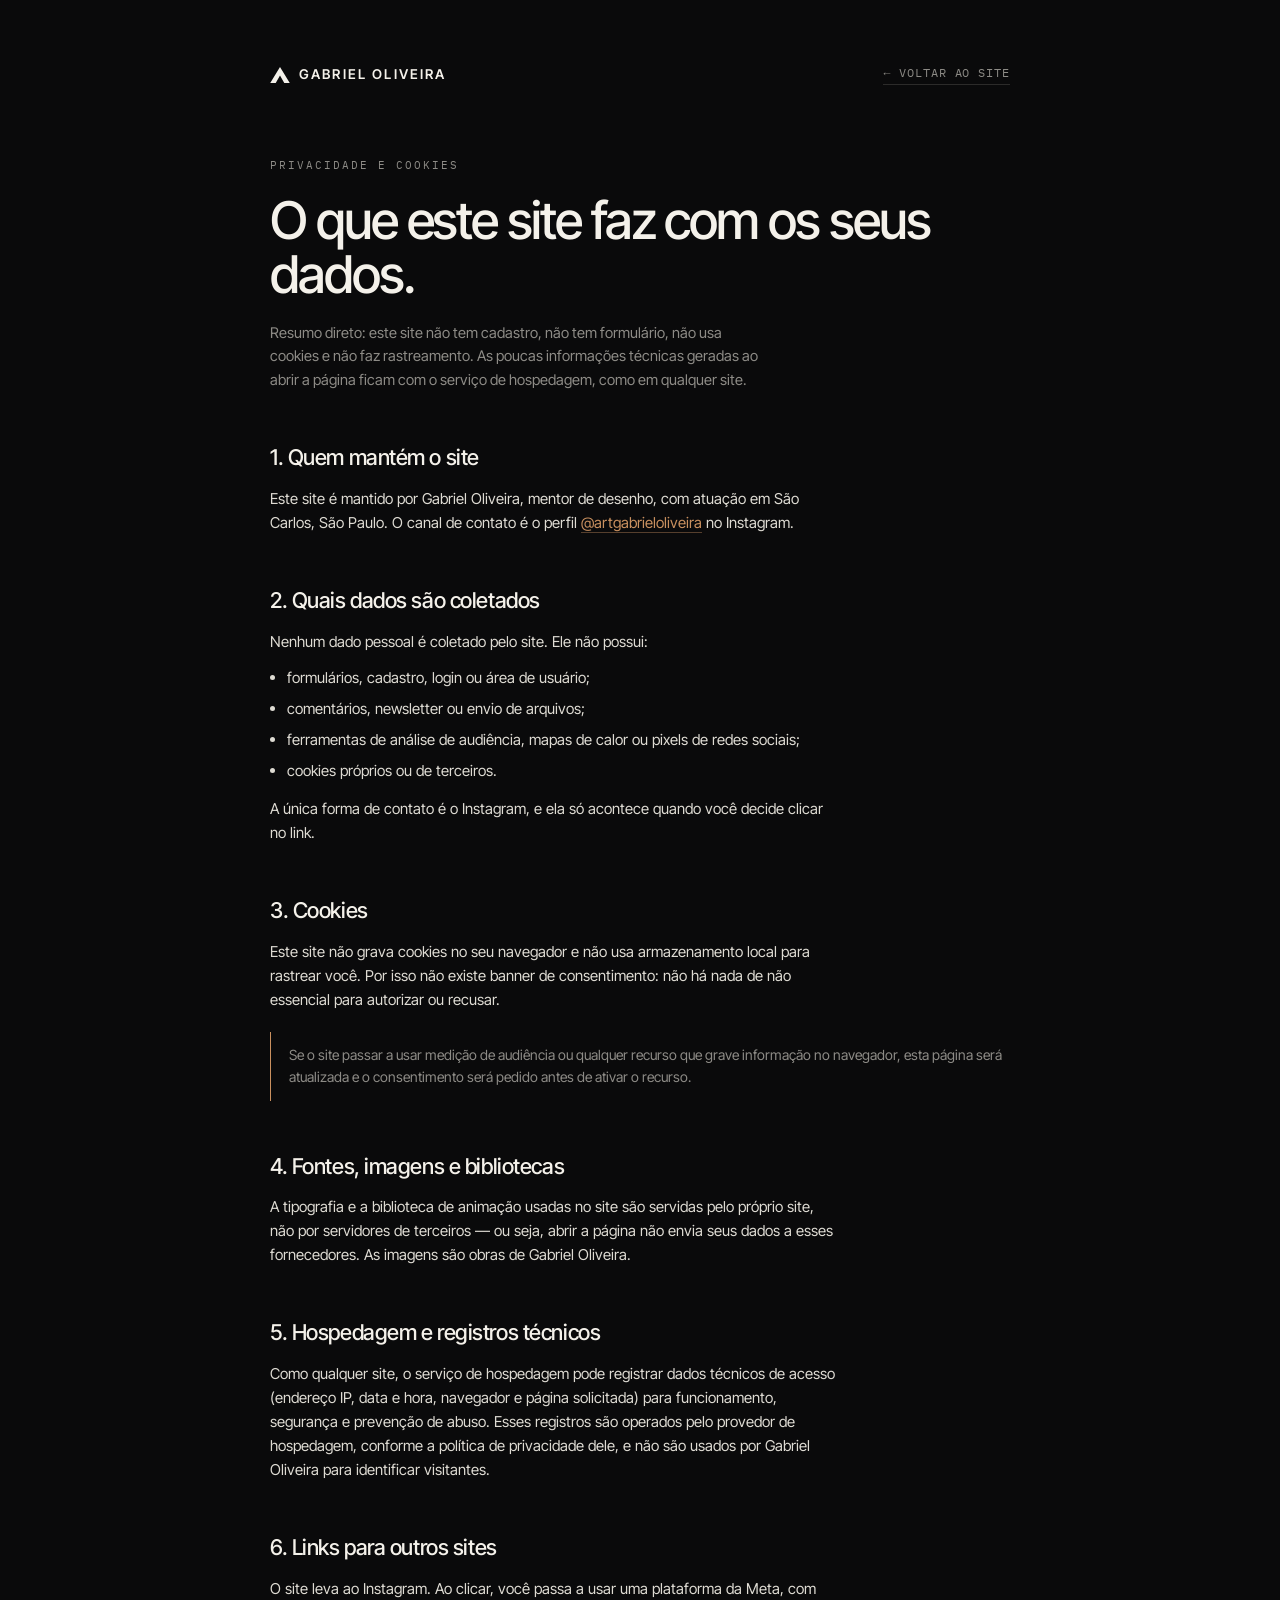
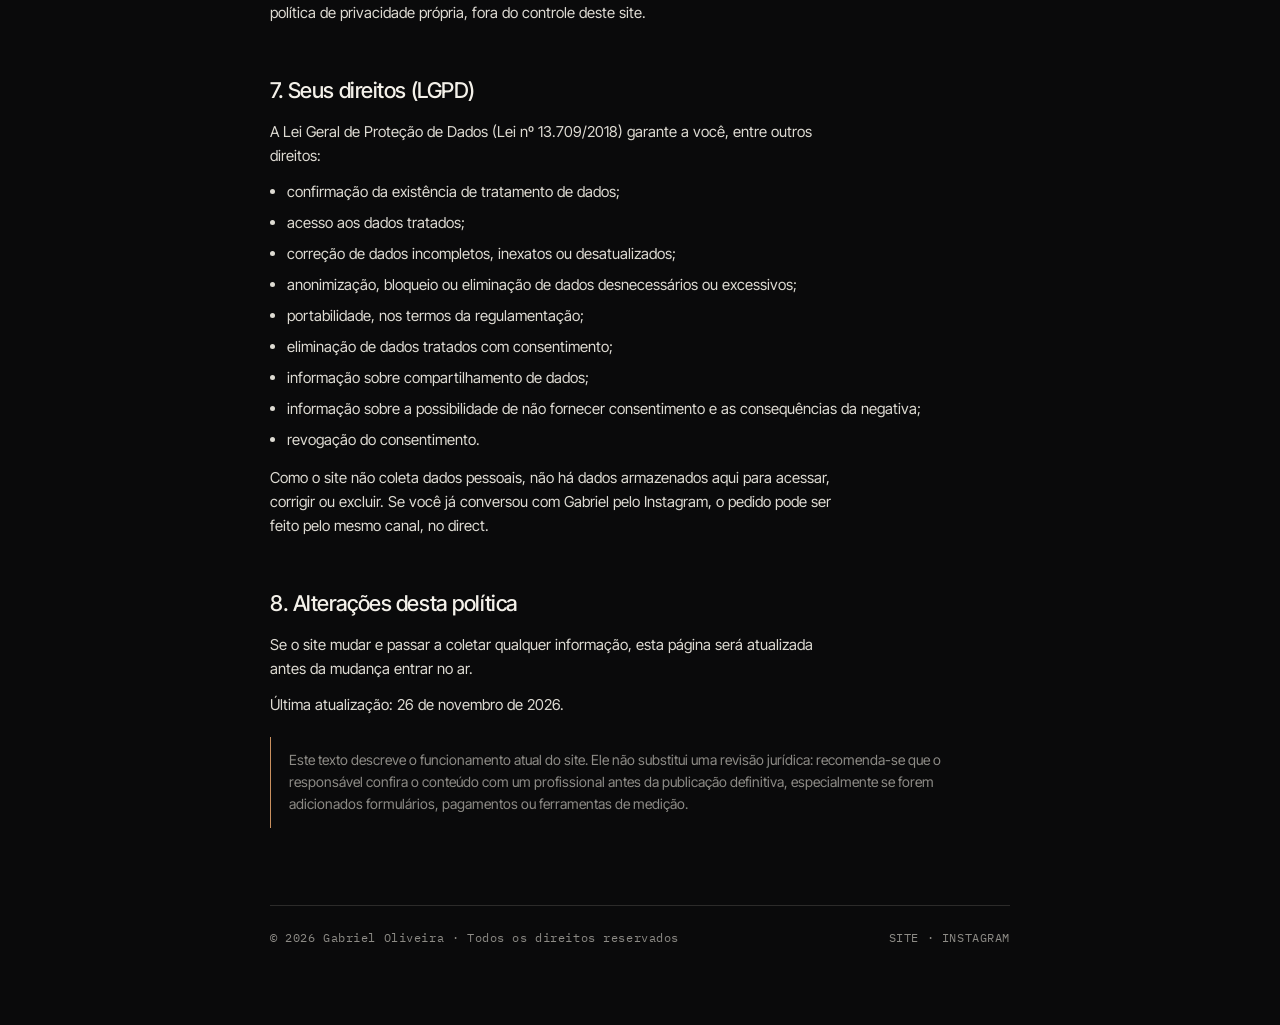
<file: privacidade.html>
<!doctype html>
<html lang="pt-BR">
<head>
<meta charset="utf-8" />
<meta name="viewport" content="width=device-width, initial-scale=1" />
<meta name="color-scheme" content="dark" />
<meta name="theme-color" content="#0a0a0b" />
<title>Privacidade e cookies — Gabriel Oliveira</title>
<meta name="description" content="Como o site de Gabriel Oliveira trata dados e cookies: o site não usa cookies, não tem formulários e não faz rastreamento." />
<meta name="robots" content="index, follow" />
<link rel="stylesheet" href="fonts.css" />
<link rel="icon" href="data:image/svg+xml,%3Csvg xmlns='http://www.w3.org/2000/svg' viewBox='0 0 22 18'%3E%3Cpath fill='%23f4f1ea' d='M11 0l11 18h-6.2L11 9.6 6.2 18H0z'/%3E%3C/svg%3E" />
<style>
:root{--bg:#0a0a0b;--ink:#f4f1ea;--mid:#8d8b86;--line:rgba(244,241,234,.14);--acc:#c9905f}
*{box-sizing:border-box;margin:0;padding:0}
html{background:var(--bg)}
body{font-family:'Inter Tight',system-ui,sans-serif;color:var(--ink);background:var(--bg);-webkit-font-smoothing:antialiased;line-height:1.6}
.wrap{max-width:820px;margin:0 auto;padding:clamp(28px,5vw,64px) clamp(20px,5vw,40px) 80px}
.top{display:flex;align-items:center;justify-content:space-between;gap:16px;margin-bottom:clamp(36px,7vw,72px)}
.brand{display:flex;align-items:center;gap:9px;color:var(--ink);text-decoration:none;font-size:13.5px;font-weight:600;letter-spacing:.16em}
.brand svg{width:20px;height:16px;fill:var(--ink)}
.back{font:400 11.5px 'IBM Plex Mono',monospace;letter-spacing:.08em;color:var(--mid);text-decoration:none;border-bottom:1px solid var(--line);padding-bottom:4px}
.back:hover{color:var(--ink)}
.label{display:block;font:400 11px 'IBM Plex Mono',monospace;letter-spacing:.18em;color:var(--mid);text-transform:uppercase;margin-bottom:22px}
h1{font-weight:500;font-size:clamp(30px,4.4vw,52px);line-height:1.04;letter-spacing:-.04em;margin-bottom:20px}
.lead{color:var(--mid);font-size:clamp(14px,1.15vw,17px);max-width:34em}
h2{font-weight:500;font-size:clamp(18px,1.7vw,22px);letter-spacing:-.02em;margin:clamp(34px,4vw,48px) 0 12px}
p{font-size:15px;color:#dedbd3;margin-bottom:12px;max-width:38em}
ul{margin:0 0 14px 1.1em;color:#dedbd3;font-size:15px}
li{margin-bottom:7px}
a.inline{color:var(--acc);text-decoration:none;border-bottom:1px solid rgba(201,144,95,.4)}
a.inline:hover{border-color:var(--acc)}
.note{border-left:1px solid var(--acc);padding:12px 0 12px 18px;margin:20px 0;font-size:14px;color:var(--mid)}
footer{border-top:1px solid var(--line);margin-top:clamp(48px,6vw,80px);padding-top:24px;font:400 11.5px 'IBM Plex Mono',monospace;letter-spacing:.05em;color:var(--mid);display:flex;flex-wrap:wrap;gap:14px;justify-content:space-between}
footer a{color:var(--mid);text-decoration:none}
footer a:hover{color:var(--ink)}
</style>
</head>
<body>
<div class="wrap">
  <header class="top">
    <a class="brand" href="index.html"><svg viewBox="0 0 22 18" aria-hidden="true"><path d="M11 0l11 18h-6.2L11 9.6 6.2 18H0z"/></svg>GABRIEL OLIVEIRA</a>
    <a class="back" href="index.html">← VOLTAR AO SITE</a>
  </header>

  <span class="label">Privacidade e cookies</span>
  <h1>O que este site faz com os seus dados.</h1>
  <p class="lead">Resumo direto: este site não tem cadastro, não tem formulário, não usa cookies e não faz rastreamento. As poucas informações técnicas geradas ao abrir a página ficam com o serviço de hospedagem, como em qualquer site.</p>

  <h2>1. Quem mantém o site</h2>
  <p>Este site é mantido por Gabriel Oliveira, mentor de desenho, com atuação em São Carlos, São Paulo. O canal de contato é o perfil <a class="inline" href="https://www.instagram.com/artgabrieloliveira/" target="_blank" rel="noopener noreferrer">@artgabrieloliveira</a> no Instagram.</p>

  <h2>2. Quais dados são coletados</h2>
  <p>Nenhum dado pessoal é coletado pelo site. Ele não possui:</p>
  <ul>
    <li>formulários, cadastro, login ou área de usuário;</li>
    <li>comentários, newsletter ou envio de arquivos;</li>
    <li>ferramentas de análise de audiência, mapas de calor ou pixels de redes sociais;</li>
    <li>cookies próprios ou de terceiros.</li>
  </ul>
  <p>A única forma de contato é o Instagram, e ela só acontece quando você decide clicar no link.</p>

  <h2>3. Cookies</h2>
  <p>Este site não grava cookies no seu navegador e não usa armazenamento local para rastrear você. Por isso não existe banner de consentimento: não há nada de não essencial para autorizar ou recusar.</p>
  <div class="note">Se o site passar a usar medição de audiência ou qualquer recurso que grave informação no navegador, esta página será atualizada e o consentimento será pedido antes de ativar o recurso.</div>

  <h2>4. Fontes, imagens e bibliotecas</h2>
  <p>A tipografia e a biblioteca de animação usadas no site são servidas pelo próprio site, não por servidores de terceiros — ou seja, abrir a página não envia seus dados a esses fornecedores. As imagens são obras de Gabriel Oliveira.</p>

  <h2>5. Hospedagem e registros técnicos</h2>
  <p>Como qualquer site, o serviço de hospedagem pode registrar dados técnicos de acesso (endereço IP, data e hora, navegador e página solicitada) para funcionamento, segurança e prevenção de abuso. Esses registros são operados pelo provedor de hospedagem, conforme a política de privacidade dele, e não são usados por Gabriel Oliveira para identificar visitantes.</p>

  <h2>6. Links para outros sites</h2>
  <p>O site leva ao Instagram. Ao clicar, você passa a usar uma plataforma da Meta, com política de privacidade própria, fora do controle deste site.</p>

  <h2>7. Seus direitos (LGPD)</h2>
  <p>A Lei Geral de Proteção de Dados (Lei nº 13.709/2018) garante a você, entre outros direitos:</p>
  <ul>
    <li>confirmação da existência de tratamento de dados;</li>
    <li>acesso aos dados tratados;</li>
    <li>correção de dados incompletos, inexatos ou desatualizados;</li>
    <li>anonimização, bloqueio ou eliminação de dados desnecessários ou excessivos;</li>
    <li>portabilidade, nos termos da regulamentação;</li>
    <li>eliminação de dados tratados com consentimento;</li>
    <li>informação sobre compartilhamento de dados;</li>
    <li>informação sobre a possibilidade de não fornecer consentimento e as consequências da negativa;</li>
    <li>revogação do consentimento.</li>
  </ul>
  <p>Como o site não coleta dados pessoais, não há dados armazenados aqui para acessar, corrigir ou excluir. Se você já conversou com Gabriel pelo Instagram, o pedido pode ser feito pelo mesmo canal, no direct.</p>

  <h2>8. Alterações desta política</h2>
  <p>Se o site mudar e passar a coletar qualquer informação, esta página será atualizada antes da mudança entrar no ar.</p>
  <p>Última atualização: 26 de novembro de 2026.</p>

  <div class="note">Este texto descreve o funcionamento atual do site. Ele não substitui uma revisão jurídica: recomenda-se que o responsável confira o conteúdo com um profissional antes da publicação definitiva, especialmente se forem adicionados formulários, pagamentos ou ferramentas de medição.</div>

  <footer>
    <span>© 2026 Gabriel Oliveira · Todos os direitos reservados</span>
    <span><a href="index.html">SITE</a> · <a href="https://www.instagram.com/artgabrieloliveira/" target="_blank" rel="noopener noreferrer">INSTAGRAM</a></span>
  </footer>
</div>
</body>
</html>
</file>
<file: fonts.css>
/* Fontes servidas localmente — Inter Tight e IBM Plex Mono, licença SIL Open Font License 1.1 (Google Fonts) */
@font-face{font-family:'IBM Plex Mono';font-style:normal;font-weight:400;font-display:swap;src:url('fonts/ibm-plex-mono-400-normal.woff2') format('woff2');unicode-range:U+0000-00FF, U+0131, U+0152-0153, U+02BB-02BC, U+02C6, U+02DA, U+02DC, U+0304, U+0308, U+0329, U+2000-206F, U+20AC, U+2122, U+2191, U+2193, U+2212, U+2215, U+FEFF, U+FFFD}
@font-face{font-family:'IBM Plex Mono';font-style:normal;font-weight:500;font-display:swap;src:url('fonts/ibm-plex-mono-500-normal.woff2') format('woff2');unicode-range:U+0000-00FF, U+0131, U+0152-0153, U+02BB-02BC, U+02C6, U+02DA, U+02DC, U+0304, U+0308, U+0329, U+2000-206F, U+20AC, U+2122, U+2191, U+2193, U+2212, U+2215, U+FEFF, U+FFFD}
@font-face{font-family:'Inter Tight';font-style:normal;font-weight:400;font-display:swap;src:url('fonts/inter-tight-400-normal.woff2') format('woff2');unicode-range:U+0000-00FF, U+0131, U+0152-0153, U+02BB-02BC, U+02C6, U+02DA, U+02DC, U+0304, U+0308, U+0329, U+2000-206F, U+20AC, U+2122, U+2191, U+2193, U+2212, U+2215, U+FEFF, U+FFFD}
@font-face{font-family:'Inter Tight';font-style:normal;font-weight:500;font-display:swap;src:url('fonts/inter-tight-500-normal.woff2') format('woff2');unicode-range:U+0000-00FF, U+0131, U+0152-0153, U+02BB-02BC, U+02C6, U+02DA, U+02DC, U+0304, U+0308, U+0329, U+2000-206F, U+20AC, U+2122, U+2191, U+2193, U+2212, U+2215, U+FEFF, U+FFFD}
@font-face{font-family:'Inter Tight';font-style:normal;font-weight:600;font-display:swap;src:url('fonts/inter-tight-600-normal.woff2') format('woff2');unicode-range:U+0000-00FF, U+0131, U+0152-0153, U+02BB-02BC, U+02C6, U+02DA, U+02DC, U+0304, U+0308, U+0329, U+2000-206F, U+20AC, U+2122, U+2191, U+2193, U+2212, U+2215, U+FEFF, U+FFFD}
</file>
